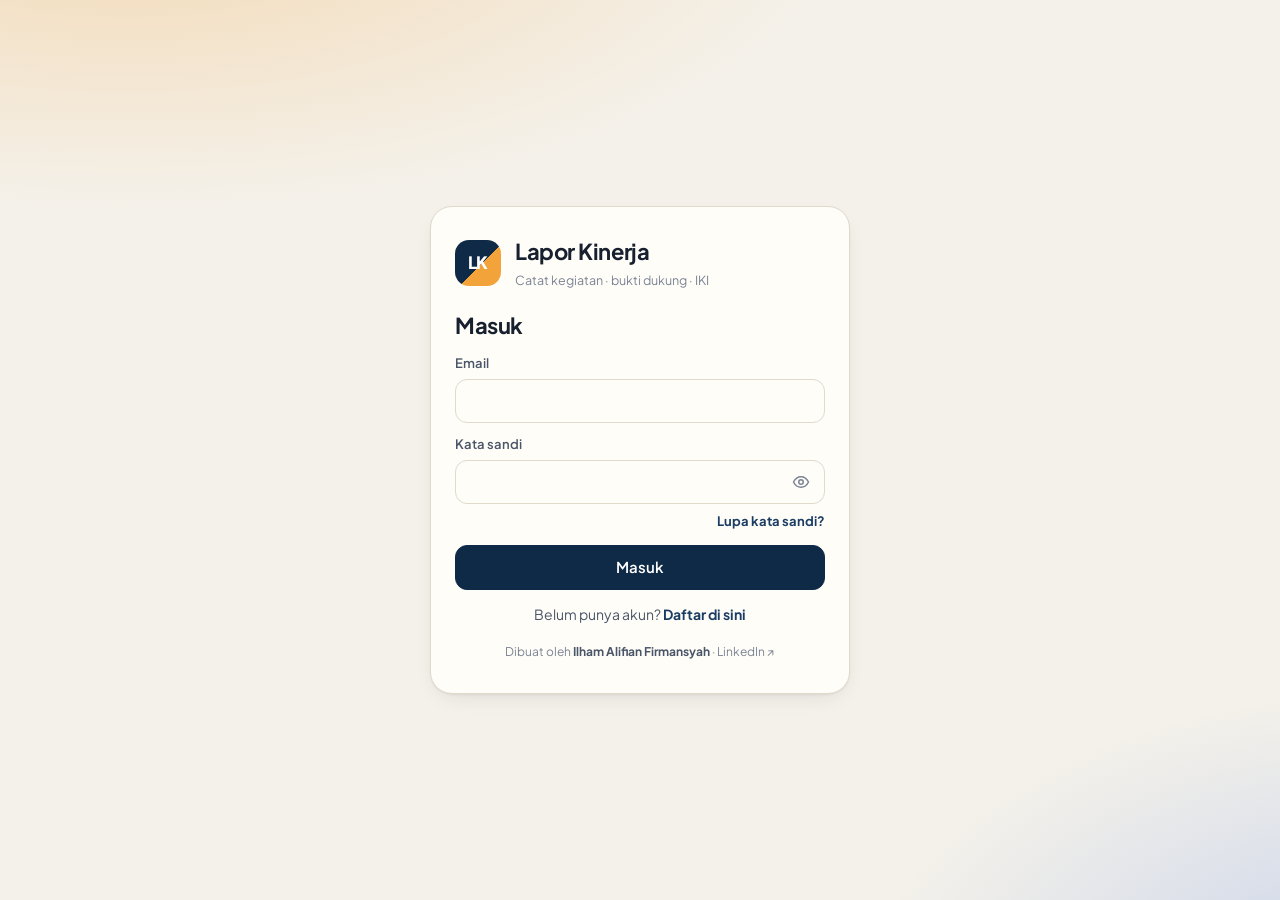
<file: web/index.html>
<!doctype html>
<html lang="id">
<head>
  <meta charset="utf-8">
  <meta name="viewport" content="width=device-width, initial-scale=1, viewport-fit=cover">
  <title>Lapor Kinerja</title>
  <meta name="theme-color" content="#0f2a47">
  <meta name="mobile-web-app-capable" content="yes">
  <meta name="apple-mobile-web-app-capable" content="yes">
  <link rel="manifest" href="manifest.webmanifest">
  <link rel="icon" href="icons/icon-192.png">
  <link rel="apple-touch-icon" href="icons/icon-192.png">
  <link rel="preconnect" href="https://fonts.gstatic.com" crossorigin>
  <link rel="stylesheet" href="css/app.css">
  <link rel="modulepreload" href="js/catat.js">
  <link rel="modulepreload" href="js/db.js">
  <link rel="modulepreload" href="js/util.js">
  <link rel="modulepreload" href="js/klasifikasi.js">
  <link rel="modulepreload" href="js/icons.js">
  <link rel="modulepreload" href="js/stamp.js">
</head>
<body>
  <div id="app"><div class="auth-wrap"><span class="logo">LK</span></div></div>
  <script src="config.js"></script>
  <script src="vendor/supabase.js"></script>
  <script type="module" src="js/catat.js"></script>
</body>
</html>
</file>
<file: web/css/app.css>
@import url('https://fonts.googleapis.com/css2?family=Plus+Jakarta+Sans:wght@400;500;600;700;800&family=JetBrains+Mono:wght@500;700&display=swap');
/* Font bersifat 'swap': bila belum termuat (offline pertama kali), teks tetap tampil dengan font sistem. */

:root {
  --bg: #f4f1ea;
  --bg-2: #ebe6db;
  --card: #fffdf8;
  --ink: #17202e;
  --ink-2: #4a5568;
  --muted: #7b8494;
  --line: #e1dacb;
  --navy: #0f2a47;
  --navy-2: #1b3d63;
  --accent: #f2a33a;
  --accent-ink: #3a2300;
  --ok: #1f8a5b;
  --err: #c2412d;
  --radius: 16px;
  --shadow: 0 1px 2px rgba(23, 32, 46, .06), 0 8px 24px -12px rgba(23, 32, 46, .18);
  --rk1: #2563eb; --rk2: #9333ea; --rk3: #db2777; --rk4: #ea580c;
  --rk5: #059669; --rk6: #0891b2; --rk7: #ca8a04; --rk0: #64748b;
  color-scheme: light;
}
@media (prefers-color-scheme: dark) {
  :root:not([data-theme="light"]) {
    --bg: #0d1420; --bg-2: #121b2a; --card: #162133; --ink: #e9edf3; --ink-2: #b8c2d1; --muted: #8592a6;
    --line: #253348; --navy: #0a1a2e; --navy-2: #16304f; --shadow: 0 1px 2px rgba(0,0,0,.3), 0 10px 30px -14px rgba(0,0,0,.6);
    color-scheme: dark;
  }
}
:root[data-theme="dark"] {
  --bg: #0d1420; --bg-2: #121b2a; --card: #162133; --ink: #e9edf3; --ink-2: #b8c2d1; --muted: #8592a6;
  --line: #253348; --navy: #0a1a2e; --navy-2: #16304f; --shadow: 0 1px 2px rgba(0,0,0,.3), 0 10px 30px -14px rgba(0,0,0,.6);
  color-scheme: dark;
}

* { box-sizing: border-box; }
html, body { margin: 0; }
body {
  font-family: 'Plus Jakarta Sans', system-ui, sans-serif;
  background: var(--bg);
  color: var(--ink);
  font-size: 15px;
  line-height: 1.5;
  -webkit-tap-highlight-color: transparent;
}
button, input, select, textarea { font: inherit; color: inherit; }
a { color: var(--navy-2); }
.mono { font-family: 'JetBrains Mono', ui-monospace, monospace; }
.muted { color: var(--muted); }
.tiny { font-size: 12px; }
.hidden { display: none !important; }

/* ---------- Tombol & input ---------- */
.btn {
  border: 1px solid var(--line); background: var(--card); border-radius: 12px;
  padding: 10px 16px; font-weight: 600; cursor: pointer; display: inline-flex; align-items: center; gap: 8px;
  transition: transform .08s ease, background .15s ease, border-color .15s; white-space: nowrap; justify-content: center;
}
.btn:hover { border-color: var(--muted); }
.btn:active { transform: scale(.97); }
.btn.primary { background: var(--navy); color: #fff; border-color: var(--navy); }
.btn.primary:hover { background: var(--navy-2); }
.btn.accent { background: var(--accent); color: var(--accent-ink); border-color: var(--accent); }
.btn.ghost { background: transparent; border-color: transparent; color: var(--ink-2); }
.btn.danger { color: var(--err); }
.btn.sm { padding: 6px 10px; font-size: 13px; border-radius: 10px; }
.btn.block { width: 100%; }
.btn[disabled] { opacity: .55; pointer-events: none; }
.btn svg { width: 18px; height: 18px; flex: none; }

label { display: block; font-weight: 600; font-size: 13px; color: var(--ink-2); margin: 12px 0 0; }
input, select, textarea {
  width: 100%; margin-top: 6px; padding: 11px 13px; border: 1px solid var(--line); border-radius: 12px;
  background: var(--card); outline: none; transition: border-color .15s, box-shadow .15s;
}
input:focus, select:focus, textarea:focus { border-color: var(--navy-2); box-shadow: 0 0 0 3px color-mix(in srgb, var(--navy-2) 18%, transparent); }
textarea { resize: vertical; min-height: 90px; }

/* ---------- Auth ---------- */
.auth-wrap { min-height: 100dvh; display: grid; place-items: center; padding: 20px 16px;
  background: radial-gradient(1200px 500px at 10% -10%, color-mix(in srgb, var(--accent) 30%, transparent), transparent 60%),
              radial-gradient(900px 500px at 110% 110%, color-mix(in srgb, var(--rk1) 22%, transparent), transparent 60%), var(--bg); }
.auth-card { width: min(420px, 100%); background: var(--card); padding: 28px 24px; border-radius: 22px; box-shadow: var(--shadow); border: 1px solid var(--line); }
.auth-card .btn { margin-top: 14px; }
.brand-big { display: flex; gap: 14px; align-items: center; margin-bottom: 8px; }
.brand-big b { font-size: 22px; display: block; letter-spacing: -.02em; }
.brand-big small { color: var(--muted); }
.logo {
  width: 46px; height: 46px; border-radius: 14px; display: grid; place-items: center; font-weight: 800; letter-spacing: -.04em;
  background: linear-gradient(135deg, var(--navy) 0 55%, var(--accent) 55%); color: #fff; font-size: 17px; flex: none;
}

/* ---------- Toast ---------- */
.toast {
  position: fixed; left: 50%; bottom: calc(env(safe-area-inset-bottom) + 96px); transform: translate(-50%, 30px); opacity: 0; z-index: 99;
  background: var(--ink); color: var(--bg); padding: 11px 18px; border-radius: 999px; font-weight: 600; font-size: 14px;
  transition: all .25s ease; pointer-events: none; max-width: calc(100% - 32px); text-align: center; box-shadow: var(--shadow);
}
.toast.show { opacity: 1; transform: translate(-50%, 0); }
.toast.err { background: var(--err); color: #fff; }

/* ---------- Chip RK/IKI ---------- */
.chip {
  display: inline-flex; align-items: center; gap: 6px; padding: 3px 10px 3px 4px; border-radius: 999px; font-size: 12px; font-weight: 700;
  background: color-mix(in srgb, var(--c, var(--rk0)) 13%, transparent); color: color-mix(in srgb, var(--c, var(--rk0)) 80%, var(--ink));
  max-width: 100%;
}
.chip .k { font-family: 'JetBrains Mono', monospace; background: var(--c, var(--rk0)); color: #fff; border-radius: 999px; padding: 1px 7px; font-size: 11px; }
.chip .t { white-space: nowrap; overflow: hidden; text-overflow: ellipsis; }
.chip.none { --c: var(--rk0); }
.src { font-size: 11px; color: var(--muted); font-weight: 600; text-transform: uppercase; letter-spacing: .04em; }

/* =====================================================================
   HALAMAN HP (index.html)
   ===================================================================== */
.m-app { max-width: 560px; margin: 0 auto; min-height: 100dvh; padding-bottom: 110px; overflow-x: hidden; }
.m-head {
  background: var(--navy); color: #fff; padding: calc(env(safe-area-inset-top) + 18px) 18px 64px; border-radius: 0 0 28px 28px;
  position: relative; overflow: hidden;
}
.m-head::after {
  content: ''; position: absolute; right: -60px; top: -60px; width: 220px; height: 220px; border-radius: 50%;
  background: radial-gradient(circle, color-mix(in srgb, var(--accent) 70%, transparent), transparent 70%); opacity: .55;
}
.m-head .row { display: flex; justify-content: space-between; align-items: center; position: relative; z-index: 1; }
.m-head .hello { font-size: 13px; opacity: .75; }
.m-head h1 { font-size: 22px; margin: 2px 0 0; letter-spacing: -.02em; }
.m-head .icon-btn { background: rgba(255,255,255,.12); border: 0; color: #fff; width: 40px; height: 40px; border-radius: 12px; display: grid; place-items: center; cursor: pointer; }
.m-head .icon-btn svg { width: 20px; height: 20px; }
.sync-pill {
  position: relative; z-index: 1; margin-top: 12px; display: inline-flex; align-items: center; gap: 8px; border: 0; cursor: pointer;
  background: rgba(255,255,255,.12); color: #fff; font-size: 12px; font-weight: 600; padding: 6px 12px 6px 10px; border-radius: 999px;
}
.sync-pill i { width: 8px; height: 8px; border-radius: 50%; background: #4ade80; box-shadow: 0 0 0 3px rgba(74,222,128,.25); }
.sync-pill.off i { background: #94a3b8; box-shadow: 0 0 0 3px rgba(148,163,184,.25); }
.sync-pill.wait i { background: var(--accent); box-shadow: 0 0 0 3px color-mix(in srgb, var(--accent) 30%, transparent); }
.sync-pill.run i { background: var(--accent); animation: denyut 1s ease-in-out infinite; }
@keyframes denyut { 50% { transform: scale(.5); opacity: .5; } }
.feed-item.is-lokal { border-style: dashed; }
.badge-q svg { width: 13px; height: 13px; vertical-align: -2px; }
.m-stats { display: flex; gap: 10px; margin-top: 16px; position: relative; z-index: 1; }
.m-stats div { background: rgba(255,255,255,.1); border-radius: 14px; padding: 8px 12px; flex: 1; }
.m-stats b { font-size: 20px; display: block; line-height: 1.1; }
.m-stats small { font-size: 11px; opacity: .75; }

.m-body { padding: 0 14px; margin-top: -44px; position: relative; z-index: 2; }
.card { background: var(--card); border: 1px solid var(--line); border-radius: var(--radius); box-shadow: var(--shadow); padding: 16px; }
.m-form h2, .sec-title { font-size: 15px; margin: 0; letter-spacing: -.01em; }

.shots { display: grid; grid-template-columns: repeat(3, 1fr); gap: 8px; margin-top: 12px; }
.shot { position: relative; aspect-ratio: 1; border-radius: 12px; overflow: hidden; background: var(--bg-2); }
.shot img { width: 100%; height: 100%; object-fit: cover; display: block; }
.shot button { position: absolute; top: 4px; right: 4px; width: 24px; height: 24px; border-radius: 50%; border: 0; background: rgba(0,0,0,.6); color: #fff; cursor: pointer; font-size: 14px; line-height: 1; }
.add-shot {
  aspect-ratio: 1; border-radius: 12px; border: 2px dashed var(--line); display: grid; place-items: center; cursor: pointer; color: var(--muted);
  text-align: center; font-size: 12px; font-weight: 600; background: transparent;
}
.add-shot svg { width: 26px; height: 26px; display: block; margin: 0 auto 4px; }
.cam-row { display: grid; grid-template-columns: 1fr 1fr; gap: 8px; margin-top: 12px; }
.cam-row .btn { padding: 14px; }
.cam-row .btn.cam { background: var(--accent); color: var(--accent-ink); border-color: var(--accent); }
.stamp-row { display: flex; align-items: center; justify-content: space-between; gap: 10px; flex-wrap: wrap; margin-top: 10px; }
.switch.mini { margin: 0; font-size: 13px; }
.lok { font-size: 12px; color: var(--muted); font-weight: 600; max-width: 100%; overflow: hidden; text-overflow: ellipsis; white-space: nowrap; }
.lok::before { content: ''; display: inline-block; width: 7px; height: 7px; border-radius: 50%; background: var(--muted); margin-right: 6px; vertical-align: 1px; }
.lok.ok::before { background: var(--ok); }
.lok.mencari::before { background: var(--accent); animation: denyut 1s infinite; }
.lok.ditolak::before, .lok.gagal::before { background: var(--err); }
.stamp-prev img { width: 100%; border-radius: 12px; display: block; }
.shot img { cursor: zoom-in; }
.shot-wait { position: absolute; left: 6px; bottom: 6px; font-size: 10px; font-weight: 700; color: #fff; background: rgba(0,0,0,.6); padding: 2px 7px; border-radius: 99px; }
.form-foot { display: flex; gap: 8px; align-items: end; margin-top: 4px; }
.form-foot label { flex: 1; }
.preview-kat { margin-top: 10px; min-height: 24px; display: flex; align-items: center; gap: 8px; flex-wrap: wrap; }

.today-head { display: flex; align-items: center; justify-content: space-between; margin: 22px 4px 10px; gap: 8px; }
.today-head h3 { margin: 0; font-size: 16px; letter-spacing: -.01em; }
.today-head .sub { font-size: 12px; color: var(--muted); }

.feed { display: flex; flex-direction: column; gap: 10px; }
.feed-item { display: grid; grid-template-columns: 64px minmax(0, 1fr); gap: 12px; padding: 12px; }
.feed-item > div { min-width: 0; }
.feed-item .meta { min-width: 0; max-width: 100%; }
.feed-item .meta .chip { min-width: 0; max-width: 100%; align-items: flex-start; border-radius: 12px; padding-top: 3px; padding-bottom: 3px; }
.feed-item .meta .chip .k { flex: none; margin-top: 1px; }
.feed-item .meta .chip .t { white-space: normal; overflow: hidden; display: -webkit-box; -webkit-line-clamp: 2; -webkit-box-orient: vertical; line-height: 1.35; overflow-wrap: anywhere; }
.preview-kat .chip { max-width: 100%; }
.feed-item .thumb { width: 64px; height: 64px; border-radius: 12px; background: var(--bg-2) center/cover no-repeat; position: relative; }
.feed-item .thumb .n { position: absolute; right: 4px; bottom: 4px; background: rgba(0,0,0,.65); color: #fff; font-size: 11px; padding: 0 6px; border-radius: 999px; font-weight: 700; }
.feed-item .thumb.empty { display: grid; place-items: center; color: var(--muted); }
.feed-item p { margin: 0 0 6px; font-weight: 500; overflow-wrap: anywhere; }
.feed-item .meta { display: flex; gap: 8px; align-items: center; flex-wrap: wrap; }
.feed-item .acts { display: flex; gap: 4px; margin-top: 6px; }
.empty-state { text-align: center; padding: 30px 16px; color: var(--muted); }
.empty-state svg { width: 46px; height: 46px; opacity: .5; }

.dock {
  position: fixed; left: 50%; transform: translateX(-50%); bottom: calc(env(safe-area-inset-bottom) + 14px);
  width: min(532px, calc(100% - 28px)); display: grid; grid-template-columns: 1fr auto; gap: 8px; z-index: 20;
  background: color-mix(in srgb, var(--card) 85%, transparent); backdrop-filter: blur(14px); -webkit-backdrop-filter: blur(14px);
  padding: 8px; border-radius: 20px; border: 1px solid var(--line); box-shadow: var(--shadow);
}
.dock .btn { padding: 14px; border-radius: 14px; }
.badge-q { background: var(--accent); color: var(--accent-ink); font-size: 12px; padding: 4px 10px; border-radius: 999px; font-weight: 700; }

/* Sheet (modal bawah) */
.sheet-bg { position: fixed; inset: 0; background: rgba(10, 15, 25, .5); z-index: 50; display: flex; align-items: flex-end; justify-content: center; }
.sheet { background: var(--card); width: min(560px, 100%); border-radius: 22px 22px 0 0; padding: 18px 18px calc(env(safe-area-inset-bottom) + 18px); max-height: 90dvh; overflow: auto; animation: up .22s ease; }
.sheet .grab { width: 44px; height: 5px; border-radius: 99px; background: var(--line); margin: -4px auto 12px; }
.sheet pre { white-space: pre-wrap; background: var(--bg); padding: 12px; border-radius: 12px; font-size: 13px; font-family: 'JetBrains Mono', monospace; max-height: 50dvh; overflow: auto; }
.switch { display: flex; align-items: center; gap: 10px; font-weight: 600; font-size: 14px; color: var(--ink); margin: 10px 0; cursor: pointer; }
.switch input { width: auto; margin: 0; accent-color: var(--navy); transform: scale(1.2); }
@keyframes up { from { transform: translateY(40px); opacity: 0; } to { transform: none; opacity: 1; } }

/* =====================================================================
   DASHBOARD (dashboard.html)
   ===================================================================== */
.d-shell { display: grid; grid-template-columns: 248px 1fr; min-height: 100dvh; }
.d-side {
  background: var(--navy); color: #dfe7f2; padding: 22px 16px; position: sticky; top: 0; height: 100dvh; display: flex; flex-direction: column; gap: 6px;
}
.d-side .brand { display: flex; gap: 12px; align-items: center; margin: 0 6px 22px; }
.d-side .brand b { color: #fff; display: block; font-size: 17px; letter-spacing: -.02em; }
.d-side .brand small { font-size: 12px; opacity: .65; }
.nav-btn { display: flex; gap: 12px; align-items: center; padding: 11px 12px; border-radius: 12px; border: 0; background: transparent; color: inherit; cursor: pointer; font-weight: 600; text-align: left; width: 100%; }
.nav-btn svg { width: 19px; height: 19px; opacity: .8; }
.nav-btn:hover { background: rgba(255,255,255,.07); }
.nav-btn.on { background: rgba(255,255,255,.12); color: #fff; box-shadow: inset 3px 0 0 var(--accent); }
.d-side .spacer { flex: 1; }
.d-side .who { font-size: 12px; opacity: .7; padding: 0 8px; overflow-wrap: anywhere; }

.d-main { padding: 26px 32px 60px; min-width: 0; }
.d-top { display: flex; justify-content: space-between; align-items: flex-end; gap: 16px; flex-wrap: wrap; margin-bottom: 20px; }
.d-top h1 { margin: 0; font-size: 28px; letter-spacing: -.03em; }
.d-top .eyebrow { font-size: 12px; text-transform: uppercase; letter-spacing: .12em; font-weight: 700; color: var(--muted); }
.d-controls { display: flex; gap: 8px; align-items: center; flex-wrap: wrap; }
.d-controls input, .d-controls select { width: auto; margin: 0; padding: 9px 12px; }

.kpis { display: grid; grid-template-columns: repeat(4, 1fr); gap: 12px; margin-bottom: 18px; }
.kpi { background: var(--card); border: 1px solid var(--line); border-radius: var(--radius); padding: 14px 16px; position: relative; overflow: hidden; }
.kpi b { font-size: 28px; letter-spacing: -.03em; display: block; line-height: 1.15; }
.kpi span { font-size: 12px; color: var(--muted); font-weight: 600; }
.kpi::after { content: ''; position: absolute; right: 14px; top: 14px; width: 10px; height: 10px; border-radius: 50%; background: var(--k, var(--accent)); }
.kpi.warn b { color: var(--err); }

.toolbar { display: flex; gap: 8px; flex-wrap: wrap; margin-bottom: 18px; align-items: center; }
.toolbar .sep { flex: 1; }

.dist { display: flex; height: 12px; border-radius: 999px; overflow: hidden; background: var(--bg-2); margin: 6px 0 22px; }
.dist span { display: block; height: 100%; }
.dist-legend { display: flex; flex-wrap: wrap; gap: 6px 14px; font-size: 12px; color: var(--ink-2); margin-top: -14px; margin-bottom: 22px; }
.dist-legend i { display: inline-block; width: 9px; height: 9px; border-radius: 3px; margin-right: 5px; vertical-align: 0; }

.rk-block { margin-bottom: 18px; background: var(--card); border: 1px solid var(--line); border-radius: 20px; overflow: hidden; box-shadow: var(--shadow); }
.rk-head { display: flex; gap: 14px; align-items: center; padding: 16px 18px; border-bottom: 1px solid var(--line);
  background: linear-gradient(90deg, color-mix(in srgb, var(--c) 10%, transparent), transparent 60%); }
.rk-no { width: 38px; height: 38px; border-radius: 12px; background: var(--c); color: #fff; display: grid; place-items: center; font-weight: 800; flex: none; font-family: 'JetBrains Mono', monospace; }
.rk-head h3 { margin: 0; font-size: 15px; letter-spacing: -.01em; }
.rk-head .cnt { margin-left: auto; font-size: 12px; color: var(--muted); font-weight: 700; white-space: nowrap; }
.iki-block { padding: 14px 18px 6px; border-bottom: 1px dashed var(--line); }
.iki-block:last-child { border-bottom: 0; }
.iki-title { display: flex; gap: 10px; align-items: baseline; margin-bottom: 8px; }
.iki-title .k { font-family: 'JetBrains Mono', monospace; font-weight: 700; color: var(--c); font-size: 13px; }
.iki-title .n { font-weight: 600; font-size: 14px; }
.iki-title .c { margin-left: auto; font-size: 12px; color: var(--muted); white-space: nowrap; }
.iki-empty { font-size: 13px; color: var(--muted); padding: 2px 0 10px; font-style: italic; }

.act { display: grid; grid-template-columns: 70px 1fr auto; gap: 14px; padding: 10px 0; border-top: 1px solid color-mix(in srgb, var(--line) 60%, transparent); align-items: start; }
.act:first-of-type { border-top: 0; }
.act .date { font-family: 'JetBrains Mono', monospace; font-size: 12px; font-weight: 700; color: var(--ink-2); padding-top: 2px; }
.act .txt { overflow-wrap: anywhere; }
.act .txt [contenteditable] { outline: none; border-radius: 6px; padding: 1px 4px; margin: -1px -4px; }
.act .txt [contenteditable]:focus { background: var(--bg); box-shadow: 0 0 0 2px var(--accent); }
.act .why { font-size: 12px; color: var(--muted); margin-top: 2px; }
.act .pics { display: flex; gap: 6px; flex-wrap: wrap; margin-top: 8px; }
.act .pics a, .act .pics .pic { width: 54px; height: 54px; border-radius: 10px; background: var(--bg-2) center/cover; display: block; position: relative; }
.act .pics .pic > a { background: transparent; width: auto; height: auto; border-radius: inherit; }
.act .pics .pic .x { position: absolute; top: -6px; right: -6px; width: 20px; height: 20px; border-radius: 50%; border: 0; background: var(--err); color: #fff; font-size: 12px; cursor: pointer; display: none; }
.act .pics .pic:hover .x { display: block; }
.act .pics .addpic svg { width: 20px; height: 20px; }
.act .pics .addpic { margin: 0; width: 54px; height: 54px; border-radius: 10px; border: 1.5px dashed var(--line); display: grid; place-items: center; color: var(--muted); cursor: pointer; background: transparent; }
.act .side { display: flex; flex-direction: column; gap: 6px; align-items: flex-end; }
.act select { width: 210px; margin: 0; padding: 7px 10px; font-size: 13px; border-radius: 10px; }
.unc { --c: var(--err); }

.grid-2 { display: grid; grid-template-columns: 1.1fr .9fr; gap: 18px; align-items: start; }
.panel { background: var(--card); border: 1px solid var(--line); border-radius: 20px; padding: 20px; box-shadow: var(--shadow); }
.panel h2 { margin: 0 0 4px; font-size: 18px; letter-spacing: -.02em; }
.panel .lead { color: var(--muted); margin: 0 0 12px; font-size: 14px; }
.tbl { width: 100%; border-collapse: collapse; font-size: 14px; }
.tbl th { text-align: left; font-size: 12px; text-transform: uppercase; letter-spacing: .06em; color: var(--muted); padding: 8px; border-bottom: 1px solid var(--line); }
.tbl td { padding: 8px; border-bottom: 1px solid color-mix(in srgb, var(--line) 60%, transparent); vertical-align: top; }
.tbl td select, .tbl td input { margin: 0; padding: 6px 8px; font-size: 13px; }

.per-list { display: flex; flex-direction: column; gap: 8px; }
.per-item { display: flex; align-items: center; gap: 10px; padding: 12px 14px; border: 1px solid var(--line); border-radius: 14px; cursor: pointer; }
.per-item.on { border-color: var(--navy-2); background: color-mix(in srgb, var(--navy-2) 7%, transparent); }
.per-item b { font-size: 16px; }
.pill { font-size: 11px; font-weight: 700; padding: 2px 9px; border-radius: 99px; background: var(--ok); color: #fff; }

.rk-edit { border: 1px solid var(--line); border-radius: 16px; padding: 14px; margin-bottom: 12px; border-left: 5px solid var(--c); }
.rk-edit .row { display: flex; gap: 8px; align-items: center; }
.rk-edit .row input { margin: 0; }
.rk-edit .nomor { width: 64px; flex: none; text-align: center; font-family: 'JetBrains Mono', monospace; font-weight: 700; }
.iki-edit { margin: 10px 0 0 22px; padding: 12px; border-radius: 12px; background: var(--bg); }
.iki-edit .row input.kode { width: 74px; flex: none; font-family: 'JetBrains Mono', monospace; }
.iki-edit textarea { min-height: 54px; font-size: 13px; }
.iki-edit label { margin-top: 8px; }

.drop {
  border: 2px dashed var(--line); border-radius: 16px; padding: 24px; text-align: center; color: var(--muted); cursor: pointer; transition: all .15s;
}
.drop:hover, .drop.over { border-color: var(--accent); color: var(--ink); background: color-mix(in srgb, var(--accent) 7%, transparent); }

.progress { height: 8px; background: var(--bg-2); border-radius: 99px; overflow: hidden; margin: 10px 0; }
.progress span { display: block; height: 100%; width: 0; background: linear-gradient(90deg, var(--accent), var(--rk4)); transition: width .2s; }
.modal-bg { position: fixed; inset: 0; background: rgba(10,15,25,.5); display: grid; place-items: center; z-index: 60; padding: 16px; }
.modal { background: var(--card); border-radius: 20px; padding: 22px; width: min(520px, 100%); box-shadow: var(--shadow); max-height: 90dvh; overflow: auto; }
.modal h3 { margin: 0 0 6px; }
.opt { display: flex; gap: 12px; padding: 12px; border: 1px solid var(--line); border-radius: 14px; margin-top: 10px; cursor: pointer; align-items: flex-start; font-weight: 500; color: var(--ink); font-size: 14px; }
.opt input { width: auto; margin: 3px 0 0; accent-color: var(--navy); }
.opt b { display: block; }
.log { font-family: 'JetBrains Mono', monospace; font-size: 12px; background: var(--bg); padding: 10px; border-radius: 10px; max-height: 160px; overflow: auto; white-space: pre-wrap; }

.act .pics .pic .ok { position: absolute; left: 3px; bottom: 3px; width: 16px; height: 16px; border-radius: 50%; background: var(--ok); color: #fff;
  font-size: 10px; font-weight: 800; display: grid; place-items: center; pointer-events: none; }
.act .pics .pic.arsip { display: grid; place-items: center; color: var(--muted); background: repeating-linear-gradient(45deg, var(--bg-2) 0 6px, transparent 6px 12px); border: 1px dashed var(--line); }
.act .pics .pic.arsip svg { width: 20px; height: 20px; }
.btn.danger-solid { background: var(--err); color: #fff; border-color: var(--err); }
.tawar { margin-top: 14px; padding: 12px 14px; border-radius: 14px; background: color-mix(in srgb, var(--err) 7%, transparent); border: 1px solid color-mix(in srgb, var(--err) 25%, transparent); color: var(--ink); font-size: 14px; }
.arsip-ringkas { margin-top: 14px; padding: 12px; border-radius: 14px; background: var(--bg); }
.baris-arsip { display: grid; grid-template-columns: 52px 1fr; gap: 10px; align-items: baseline; padding: 6px 0; font-size: 14px; }
.baris-arsip > b { font-size: 22px; letter-spacing: -.02em; font-family: 'JetBrains Mono', monospace; text-align: right; }
.baris-arsip.del b:first-child { color: var(--err); }
.baris-arsip.keep b:first-child { color: var(--ok); }
.baris-arsip.done b:first-child { color: var(--muted); }
.lbl-row { display: flex; gap: 8px; align-items: flex-end; }
.lbl-row label { flex: 1; min-width: 0; }
.btn.tut { margin-bottom: 2px; padding: 11px 12px; color: var(--navy-2); }
.contoh { margin-top: 14px; padding: 12px 14px; border-radius: 14px; border: 1px dashed var(--line); background: var(--bg); display: flex; gap: 12px; align-items: center; justify-content: space-between; flex-wrap: wrap; font-size: 13px; color: var(--ink-2); }
.contoh > div { flex: 1 1 240px; }
.tut-steps { list-style: none; padding: 0; margin: 12px 0 0; counter-reset: l; }
.tut-steps li { counter-increment: l; position: relative; padding: 0 0 14px 44px; font-size: 14px; }
.tut-steps li::before { content: counter(l); position: absolute; left: 0; top: -2px; width: 30px; height: 30px; border-radius: 50%; background: var(--navy); color: #fff; font-weight: 800; display: grid; place-items: center; font-size: 13px; }
.tut-steps li::after { content: ''; position: absolute; left: 14px; top: 32px; bottom: 2px; width: 2px; background: var(--line); }
.tut-steps li:last-child::after { display: none; }
.tut-steps li > b { display: block; font-size: 15px; margin-bottom: 2px; }
.tut-steps li > span { color: var(--ink-2); display: block; }
.tut-note { margin-top: 10px; padding: 10px 12px; border-radius: 12px; background: color-mix(in srgb, var(--navy-2) 8%, transparent); font-size: 13px; color: var(--ink-2); }
.tut-note.warn { background: color-mix(in srgb, var(--accent) 14%, transparent); }
.modal h3 svg { width: 20px; height: 20px; vertical-align: -4px; }
.copy-row { display: flex; gap: 8px; align-items: center; margin: 6px 0; flex-wrap: wrap; }
.copy-row .mono { background: var(--bg); padding: 6px 10px; border-radius: 8px; font-size: 13px; overflow-wrap: anywhere; color: var(--ink); }
.credit { display: flex; gap: 10px; align-items: center; padding: 10px; margin: 0 0 6px; border-radius: 12px; color: #dfe7f2; text-decoration: none; font-size: 11px; line-height: 1.3; background: rgba(255,255,255,.06); }
.credit:hover { background: rgba(255,255,255,.12); }
.credit svg { width: 22px; height: 22px; flex: none; color: #70b5f9; }
.credit b { display: block; font-size: 12px; color: #fff; }
.credit-mini { display: block; text-align: center; margin: 18px 0 4px; font-size: 12px; color: var(--muted); text-decoration: none; }
.credit-mini b { color: var(--ink-2); }
.auth-h { margin: 18px 0 0; font-size: 22px; letter-spacing: -.02em; }
.auth-sub { margin: 4px 0 0; color: var(--muted); font-size: 14px; }
.auth-info { margin-top: 12px; padding: 10px 12px; border-radius: 12px; font-size: 13px; line-height: 1.45; }
.auth-info.ok { background: color-mix(in srgb, var(--ok) 12%, transparent); color: color-mix(in srgb, var(--ok) 70%, var(--ink)); }
.auth-info.err { background: color-mix(in srgb, var(--err) 10%, transparent); color: color-mix(in srgb, var(--err) 80%, var(--ink)); }
.auth-row { display: flex; justify-content: flex-end; margin-top: 8px; font-size: 13px; }
.auth-row a, .auth-alt a { color: var(--navy-2); font-weight: 700; text-decoration: none; }
.auth-alt { text-align: center; margin: 14px 0 0; font-size: 14px; color: var(--ink-2); }
.auth-card form .btn { margin-top: 14px; }
.pw-wrap { position: relative; display: block; }
.pw-wrap input { padding-right: 46px; }
.pw-eye { position: absolute; right: 6px; top: 50%; transform: translateY(-50%); margin-top: 3px; width: 36px; height: 36px; border: 0; background: transparent; color: var(--muted); cursor: pointer; border-radius: 10px; display: grid; place-items: center; }
.pw-eye svg { width: 18px; height: 18px; }
.pw-eye.on { color: var(--navy-2); background: var(--bg); }
.pw-meter { height: 4px; border-radius: 99px; background: var(--bg-2); margin-top: 8px; overflow: hidden; }
.pw-meter span { display: block; height: 100%; width: 0; transition: width .2s, background .2s; }
.auth-done { text-align: center; padding: 6px 0 4px; }
.auth-done .ic-big { font-size: 44px; margin-top: 10px; }
.auth-card > .btn { margin-top: 14px; }
.m-tabs { display: none; }

@media (max-width: 900px) {
  .d-shell { grid-template-columns: 1fr; }
  .d-side { position: sticky; top: 0; height: auto; flex-direction: row; padding: 10px 12px; z-index: 10; overflow-x: auto; gap: 4px; }
  .d-side .brand, .d-side .spacer, .d-side .who, .d-side .credit { display: none; }
  .nav-btn { white-space: nowrap; width: auto; padding: 9px 12px; }
  .nav-btn.on { box-shadow: inset 0 -3px 0 var(--accent); }
  .d-main { padding: 18px 16px 60px; }
  .kpis { grid-template-columns: repeat(2, 1fr); }
  .grid-2 { grid-template-columns: 1fr; }
  .act { grid-template-columns: 1fr; gap: 6px; }
  .act .side { align-items: stretch; }
  .act select { width: 100%; }
  .d-top h1 { font-size: 22px; }
}
</file>
